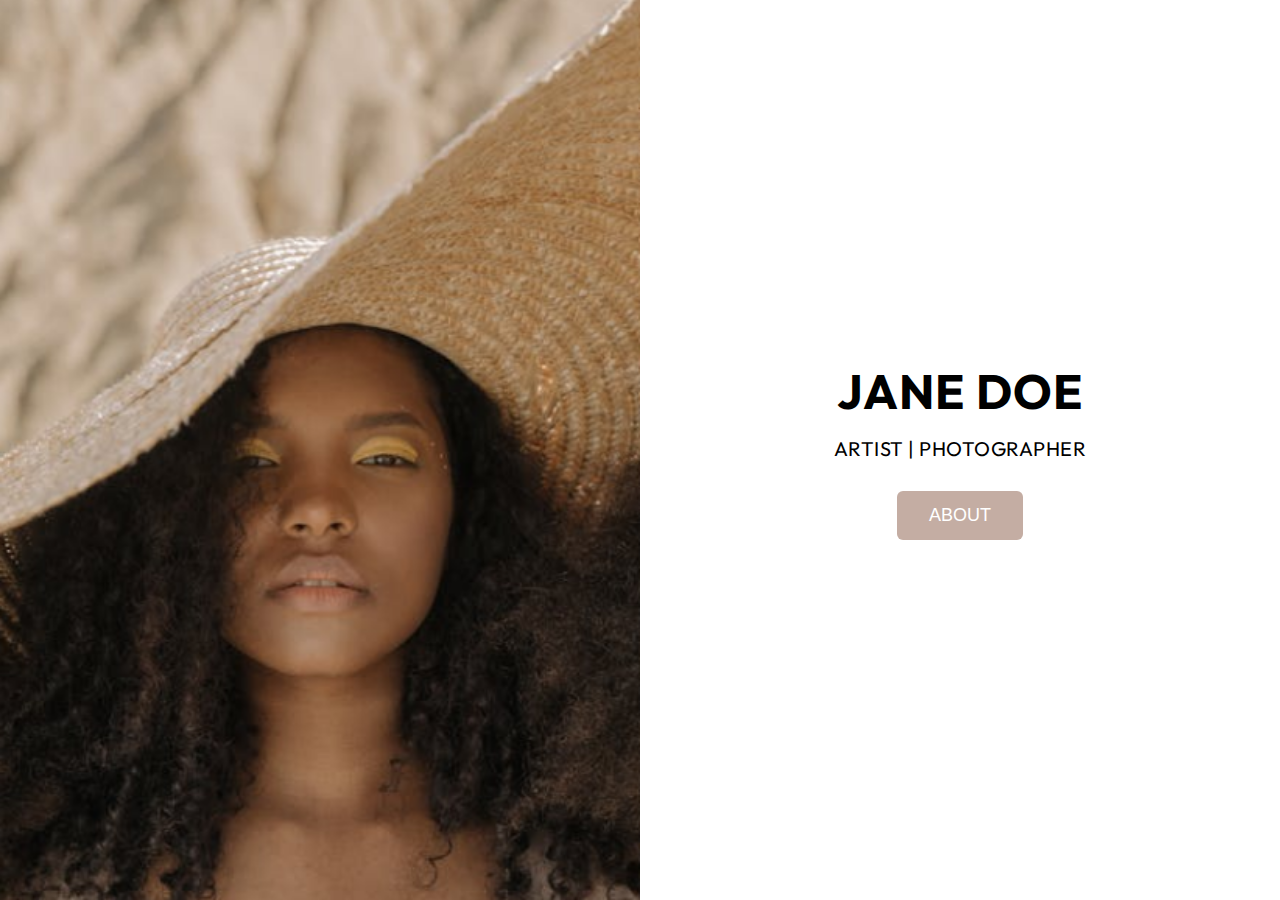
<file: index.html>
<!DOCTYPE html>
<html lang="en">
<head>
  <meta charset="UTF-8">
  <title>Jane Doe | Landing</title>
    <link href="https://fonts.googleapis.com/css2?family=Outfit:wght@300;400;600&display=swap" rel="stylesheet">
  <link rel="stylesheet" href="styles/styles.css">
</head>
<body>
  <div class="intro-container">
    <div class="intro-image"></div>
    <div class="intro-content">
      <h1>JANE DOE</h1>
      <p>ARTIST | PHOTOGRAPHER</p>
      <a href="about.html"><button>ABOUT</button></a>
    </div>
  </div>
</body>
</html>
</file>
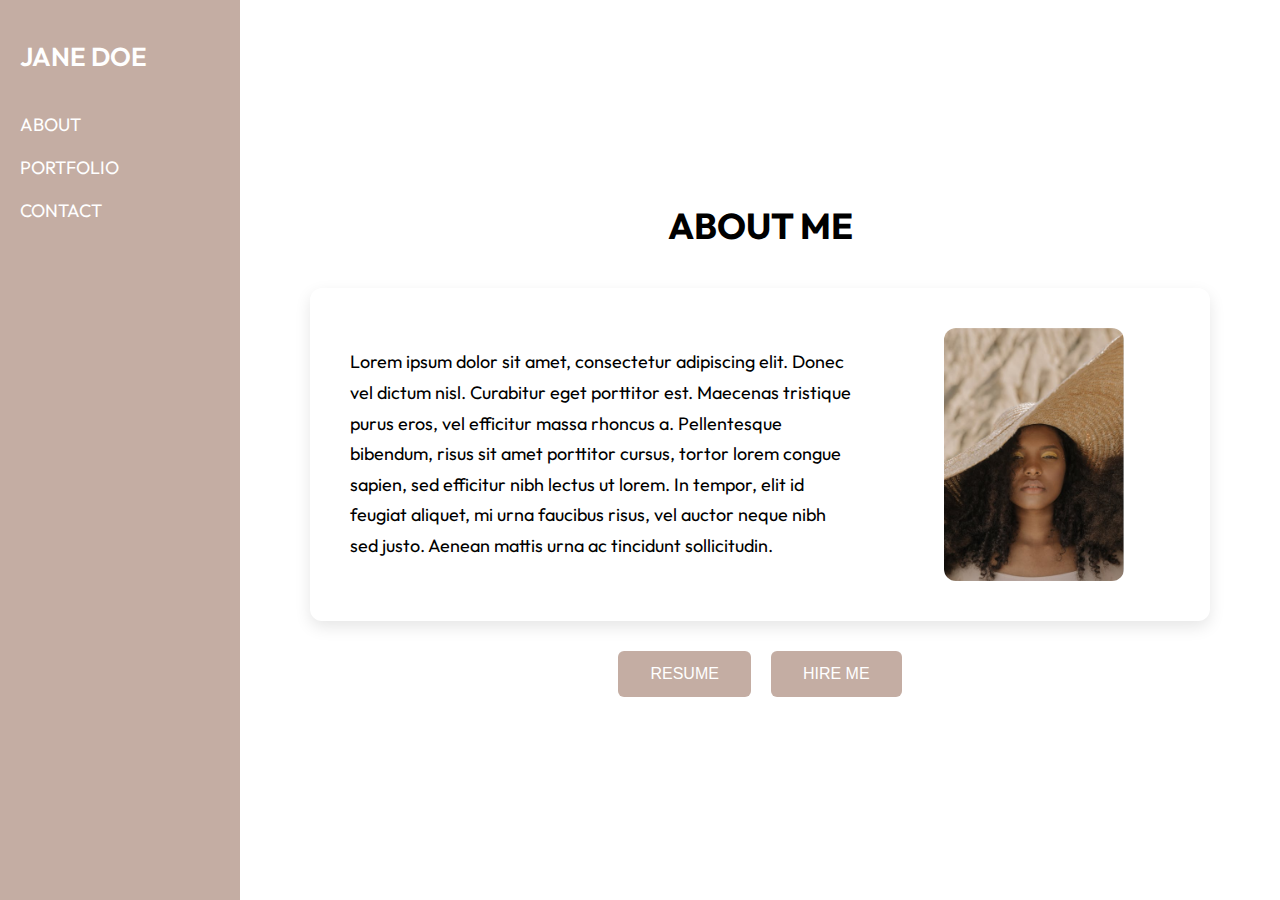
<file: about.html>
<!DOCTYPE html>
<html lang="en">
<head>
  <meta charset="UTF-8">
  <title>About - Jane Doe</title>
  <link href="https://fonts.googleapis.com/css2?family=Outfit:wght@300;400;600&display=swap" rel="stylesheet">
  <link rel="stylesheet" href="styles/styles.css">
</head>
<body>
  <div class="page-container">
    <div class="sidebar">
      <div class="sidebar-title">JANE DOE</div>
      <a href="about.html">ABOUT</a>
      <a href="portfolio.html">PORTFOLIO</a>
      <a href="contact.html">CONTACT</a>
    </div>

    <div class="content">
      <h1 class="page-title">ABOUT ME</h1>
      
      <div class="about-card-wide">
        <div class="about-text">
          <p>
            Lorem ipsum dolor sit amet, consectetur adipiscing elit. Donec vel dictum nisl. Curabitur eget porttitor est. 
            Maecenas tristique purus eros, vel efficitur massa rhoncus a. Pellentesque bibendum, risus sit amet porttitor 
            cursus, tortor lorem congue sapien, sed efficitur nibh lectus ut lorem. In tempor, elit id feugiat aliquet, mi 
            urna faucibus risus, vel auctor neque nibh sed justo. Aenean mattis urna ac tincidunt sollicitudin.
          </p>
        </div>
        <div class="about-photo-inside">
          <img src="images/jane2.png" alt="Jane">
        </div>
      </div>

      <div class="about-buttons">
        <button>RESUME</button>
        <button>HIRE ME</button>
      </div>
    </div>
  </div>
</body>
</html>
</file>
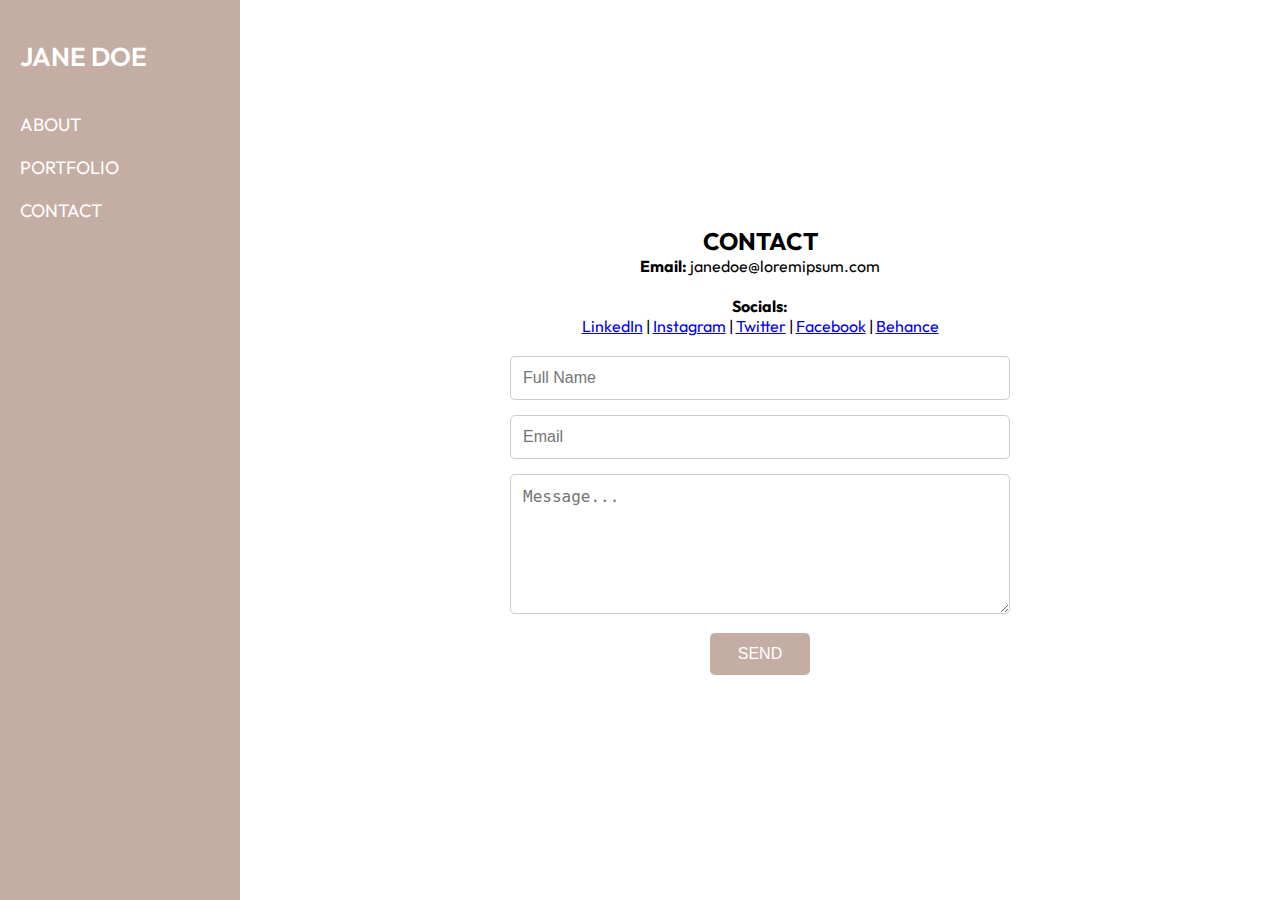
<file: contact.html>
<!DOCTYPE html>
<html lang="en">
<head>
  <meta charset="UTF-8">
  <title>Contact - Jane Doe</title>
  <link href="https://fonts.googleapis.com/css2?family=Outfit:wght@300;400;600&display=swap" rel="stylesheet">
  <link rel="stylesheet" href="styles/styles.css">
</head>
<body>
  <div class="page-container">
    <div class="sidebar">
      <div class="sidebar-title">JANE DOE</div>
      <a href="about.html">ABOUT</a>
      <a href="portfolio.html">PORTFOLIO</a>
      <a href="contact.html">CONTACT</a>
    </div>
    <div class="content">
      <h2>CONTACT</h2>
      <p>
        <strong>Email:</strong> janedoe@loremipsum.com<br><br>
        <strong>Socials:</strong><br>
        <a href="#">LinkedIn</a> |
        <a href="#">Instagram</a> |
        <a href="#">Twitter</a> |
        <a href="#">Facebook</a> |
        <a href="#">Behance</a>
      </p>
      <br>
      <form>
        <input type="text" placeholder="Full Name" required>
        <input type="email" placeholder="Email" required>
        <textarea rows="6" placeholder="Message..." required></textarea>

        <script src="script/script.js"></script>

        <button onclick="confirmation()">SEND</button>
        <p id="demo"></p>
        
        <script>
        
        function confirmation() {
            var txt;
            if (confirm("Are you sure you want to send this message?")) {
                txt = "Message Sent";
            } else {
                txt = "Message Unsent";
            }
            document.getElementById("demo").innerHTML = txt;
            }
        </script>
    
      </form>
    </div>
  </div>
</body>
</html>
</file>
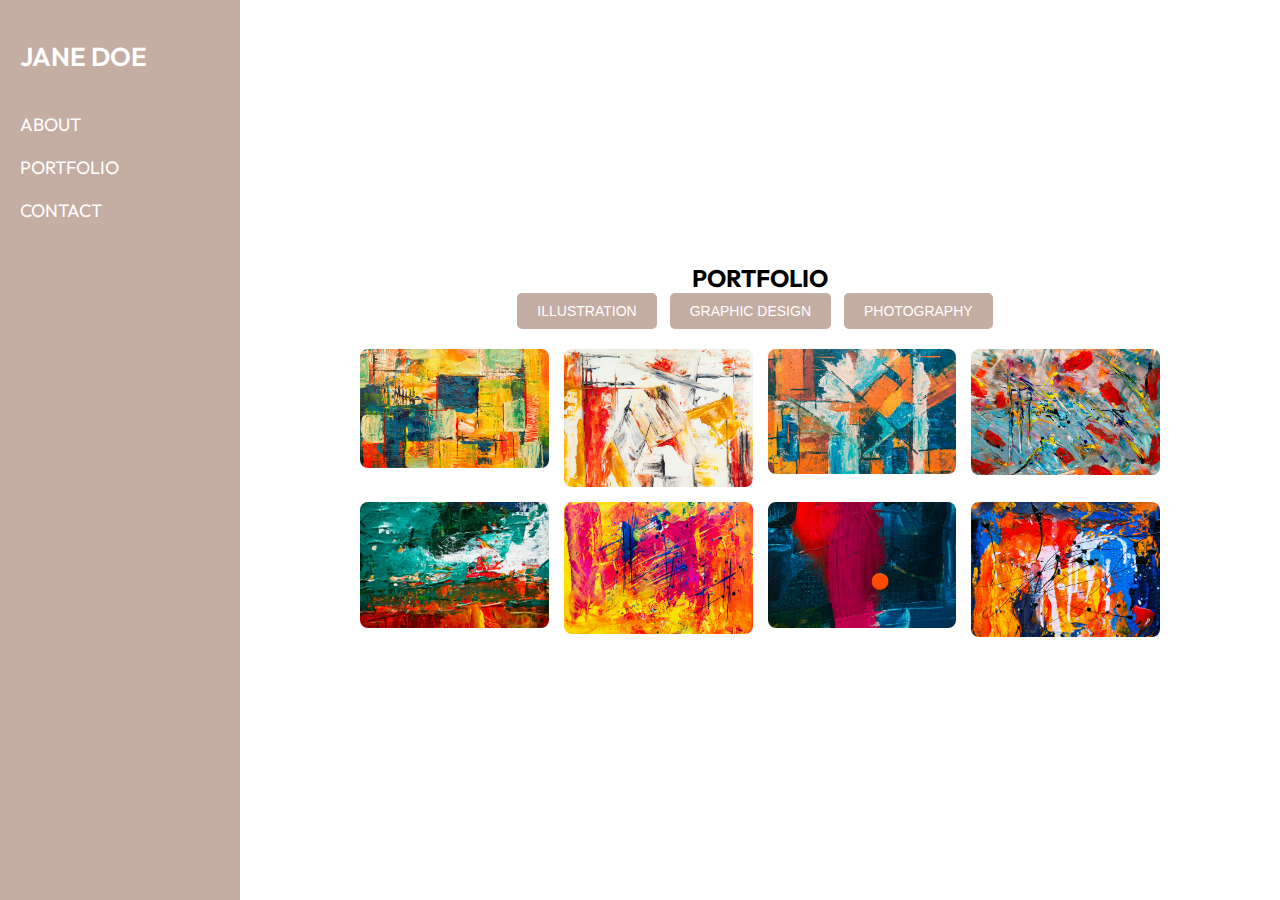
<file: portfolio.html>
<!DOCTYPE html>
<html lang="en">
<head>
  <meta charset="UTF-8">
  <title>Portfolio - Jane Doe</title>
  <link href="https://fonts.googleapis.com/css2?family=Outfit:wght@300;400;600&display=swap" rel="stylesheet">
  <link rel="stylesheet" href="styles/styles.css">
</head>
<body>
  <div class="page-container">
    <div class="sidebar">
      <div class="sidebar-title">JANE DOE</div>
      <a href="about.html">ABOUT</a>
      <a href="portfolio.html">PORTFOLIO</a>
      <a href="contact.html">CONTACT</a>
    </div>
    <div class="content">
      <h2>PORTFOLIO</h2>
      
      <div class="portfolio-buttons">
        <button>ILLUSTRATION</button>
        <button>GRAPHIC DESIGN</button>
        <button>PHOTOGRAPHY</button>
      </div>
      <div class="portfolio-grid">
        <img src="images/abs1.jpg" alt="">
        <img src="images/abs2.jpg" alt="">
        <img src="images/abs3.jpg" alt="">
        <img src="images/abs4.jpg" alt="">
        <img src="images/abs5.jpg" alt="">
        <img src="images/abs6.jpg" alt="">
        <img src="images/abs7.jpg" alt="">
        <img src="images/abs8.jpg" alt="">
      </div>
    </div>
  </div>
</body>
</html>
</file>
<file: styles/styles.css>
/* base */
* {
  margin: 0;
  padding: 0;
  box-sizing: border-box;
}

body, html {
  font-family: 'Outfit', sans-serif;
  height: 100%;
  background-color: white;
}

/* index */
.intro-container {
  display: flex;
  flex-direction: row;
  height: 100vh;
  width: 100%;
  overflow: hidden;
}

.intro-image {
  flex: 1;
  background: url('../images/jane.png') center center / cover no-repeat;
  min-width: 50%;
  max-width: 60%;
}

.intro-content {
  flex: 1;
  padding: 60px;
  display: flex;
  flex-direction: column;
  justify-content: center;
  align-items: center;
  text-align: center;
}

.intro-content h1 {
  font-size: 48px;
  margin-bottom: 15px;
  letter-spacing: 1px;
}

.intro-content p {
  font-size: 20px;
  margin-bottom: 30px;
  letter-spacing: 0.5px;
}

.intro-content a button {
  padding: 14px 32px;
  font-size: 18px;
  background-color: #c4ada3;
  border: none;
  color: white;
  border-radius: 6px;
  cursor: pointer;
  transition: background-color 0.2s ease;
}

.intro-content a button:hover {
  background-color: #b09988;
}

/* sidebar (all) */
.page-container {
  display: flex;
  min-height: 100vh;
}

.sidebar {
  width: 240px;
  background-color: #c4ada3;
  padding: 40px 20px;
  color: white;
  display: flex;
  flex-direction: column;
  align-items: flex-start;
}

.sidebar-title {
  font-size: 26px;
  font-weight: 600;
  margin-bottom: 40px;
}

.sidebar a {
  text-decoration: none;
  color: white;
  font-size: 18px;
  margin-bottom: 20px;
}

.sidebar a:hover {
  color: #e9e0e0;
}

.content {
  flex: 1;
  padding: 60px;
  display: flex;
  flex-direction: column;
  justify-content: center;
  align-items: center;
  text-align: center;
}

/* about */
.page-title {
  font-size: 36px;
  margin-bottom: 40px;
}

.about-card-wide {
  background-color: #ffffff;
  display: flex;
  justify-content: space-between;
  align-items: center;
  padding: 40px;
  border-radius: 12px;
  box-shadow: 0 6px 16px rgba(0, 0, 0, 0.1);
  width: 100%;
  max-width: 900px;
  margin-bottom: 30px;
  gap: 40px;
}

.about-text {
  flex: 1.3;
  font-size: 18px;
  line-height: 1.7;
  text-align: left;
}

.about-photo-inside {
  flex: 0.7;
  display: flex;
  justify-content: center;
}

.about-photo-inside img {
  width: 180px;
  height: auto;
  border-radius: 12px;
  object-fit: cover;
}

.about-buttons {
  display: flex;
  gap: 20px;
}

.about-buttons button {
  padding: 14px 32px;
  background-color: #c4ada3;
  color: white;
  border: none;
  border-radius: 6px;
  font-size: 16px;
  cursor: pointer;
  transition: background-color 0.2s ease;
}

.about-buttons button:hover {
  background-color: #b09988;
}

/* portfolio */
.portfolio-buttons {
  margin-bottom: 20px;
}

.portfolio-buttons button {
  margin-right: 10px;
  background-color: #c4ada3;
  color: white;
  border: none;
  padding: 10px 20px;
  border-radius: 5px;
  cursor: pointer;
  font-size: 14px;
}

.portfolio-buttons button:hover {
  background-color: #b09988;
}

.portfolio-grid {
  display: grid;
  grid-template-columns: repeat(auto-fill, minmax(160px, 1fr));
  gap: 15px;
  width: 100%;
  max-width: 800px;
}

.portfolio-grid img {
  width: 100%;
  border-radius: 8px;
}

/* contact */
form {
  width: 100%;
  max-width: 500px;
}

form input, form textarea {
  width: 100%;
  margin-bottom: 15px;
  padding: 12px;
  font-size: 16px;
  border: 1px solid #ccc;
  border-radius: 5px;
}

form button {
  padding: 12px 28px;
  background-color: #c4ada3;
  border: none;
  color: white;
  cursor: pointer;
  font-size: 16px;
  border-radius: 5px;
  transition: background-color 0.2s ease;
}

form button:hover {
  background-color: #b09988;
}
</file>
